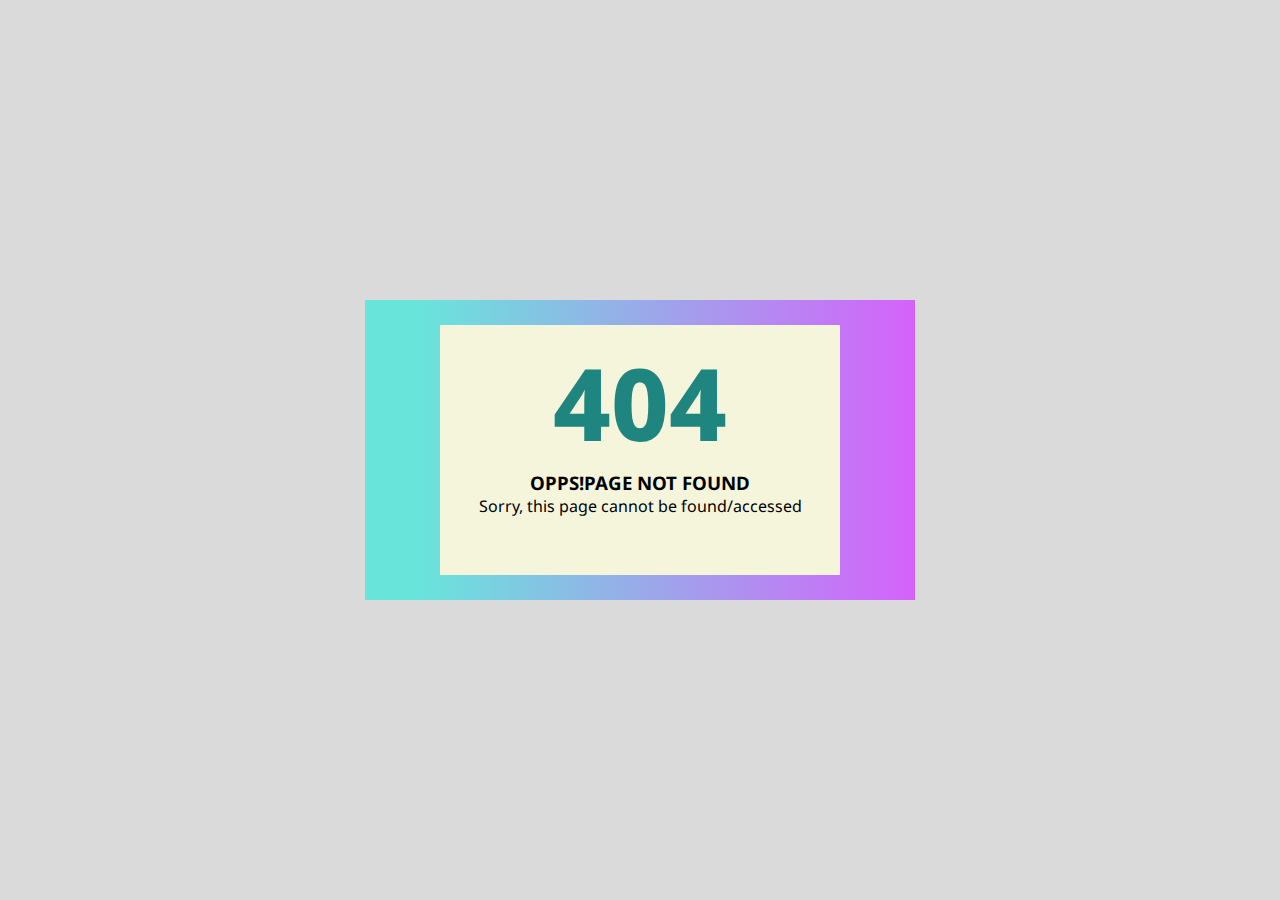
<file: pagErr/index.html>
<!DOCTYPE html>
<html lang="en">
<head>
    <meta charset="UTF-8">
    <meta http-equiv="X-UA-Compatible" content="IE=edge">
    <meta name="viewport" content="width=device-width, initial-scale=1.0">
    <link rel="stylesheet" href="style.css">
    <title>Document</title>
</head>
<body>
    <div class="main">
        <div class="container">
            <h1>404</h1>
            <h3>OPPS!PAGE NOT FOUND</h3>
                <div class="text">
                    <p class="p">Sorry, this page cannot be found/accessed</p>
                </div>
        </div>
    </div>
</body>
</html>
</file>
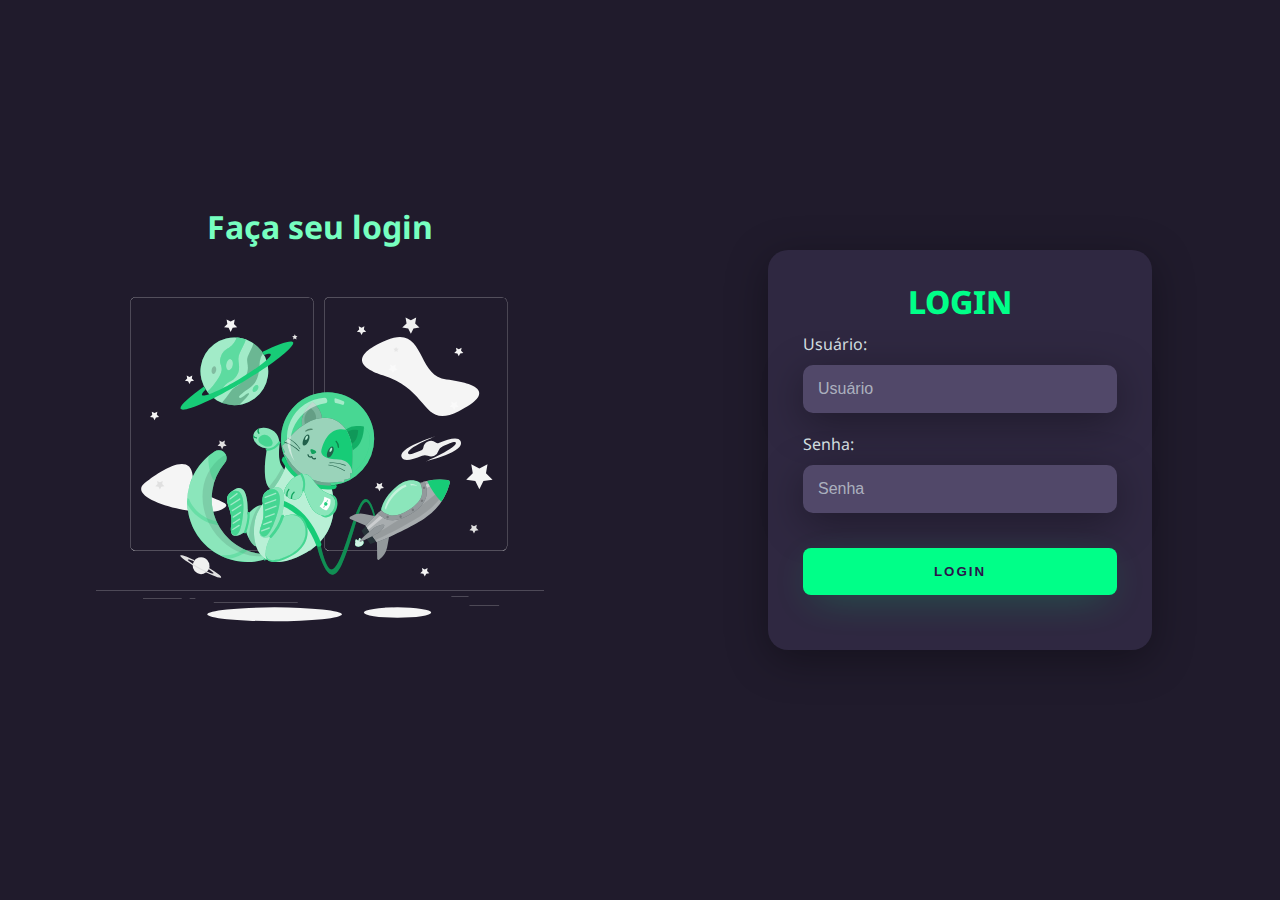
<file: teladelogin_tema_dark/index.html>
<!DOCTYPE html>
<html lang="en">
<head>
    <meta charset="UTF-8">
    <meta http-equiv="X-UA-Compatible" content="IE=edge">
    <meta name="viewport" content="width=device-width, initial-scale=1.0">
    <link rel="stylesheet" href="style.css">
    <title>Tela de login</title>
</head>
<body>
    <div class="main-login">
        <div class="left-login">
            <h1>Faça seu login</h1>
            <img src="/svg/cat-astronaut-animate.svg" class="left-img" alt="gato astronauta">
        </div>
        <div class="right-login">
            <div class="card-login">
                <h1>LOGIN</h1>
                <div class="textfild">
                    <label for="usuario">Usuário:</label>
                <input type="text" name="usuario" placeholder="Usuário">
                </div>
                <div class="textfild">
                    <label for="senha">Senha:</label>
                <input type="password" name="senha" placeholder="Senha">
                </div>
                <button class="btn">login</button>
            </div>
        </div>
    </div>
</body>
</html>
</file>
<file: pagErr/style.css>
@import url('https://fonts.googleapis.com/css2?family=Lato:wght@400;700&family=Noto+Sans:wght@400;700&display=swap');
*{
    padding: 0;
    margin: 0;
    box-sizing: border-box;
}
body{
    display: flex;
    align-items: center;
    justify-content: center;
    width: 100vw;
    height: 100vh;
    background-color: rgb(218, 218, 218);
    font-family: 'Lato', sans-serif;
font-family: 'Noto Sans', sans-serif;
}
.main{
    width: 550px;
    height: 300px;
    background: rgb(105,228,219);
    background: linear-gradient(90deg, rgba(105,228,219,1) 10%, rgba(213,98,251,1) 100%);
    display: flex;
    align-items: center;
    justify-content: center;
}
.container{
    background-color: beige;
    width: 400px;
    height: 250px;
    display: flex;
    align-items: center;
    justify-content: center;
    flex-direction: column;
}
h1{
    color: rgb(31, 134, 127);
    margin-top: -100px;
    font-size: 100px;
    font-weight: 800;
    display: flex;
}
.text{
    margin-bottom: -50px;
}
</file>
<file: teladelogin_tema_dark/style.css>
@import url('https://fonts.googleapis.com/css2?family=Noto+Sans:wght@400;700&display=swap');
*{
    margin: 0;
    padding: 0;
    box-sizing: border-box;
}
body{
    font-family: 'Noto Sans', sans-serif;
}

.main-login{
    width: 100vw;
    height: 100vh;
    background: #201b2c;
    display: flex;
    justify-content: center;
    align-items: center;
}

.left-login{
    width: 50vw;
    height: 100vh;
    display: flex;
    justify-content: center;
    align-items: center;
    flex-direction: column;

}

.left-login h1{
    color: #77ffc0;
}

.left-img{
    width: 35vw;
}

.right-login{
    width: 50vw;
    height: 100vh;
    display: flex;
    justify-content: center;
    align-items: center;
}

.card-login{
    width: 60%;
    display: flex;
    justify-content: center;
    align-items: center;
    flex-direction: column;
    padding: 30px 35px;
    background: #2f2841;
    border-radius: 20px;
    box-shadow: 0px 10px 40px #00000056;
}

.card-login h1{
    color: #00ff88;
    font-weight: 800;
    margin: 0;
}

.textfild{
    width: 100%;
    display: flex;
    flex-direction: column;
    align-items: flex-start;
    justify-content: center;
    margin: 10px 0;
}

.textfild input{
    width: 100%;
    border: none;
    border-radius: 10px;
    padding: 15px;
    background: #514869;
    color: #f0ffffde;
    font-size: 12pt;
    box-shadow: 0px 10px 40px #00000056;
    outline: none;
    box-sizing: border-box;
}

.textfild label{
    color: #f0ffffde;
    margin-bottom: 10px;
}

.textfild input::placeholder{
    color: #f0ffff94;
}

.btn{
    width: 100%;
    padding: 16px 8px;
    margin: 25px;
    border: none;
    border-radius: 8px;
    outline: none;
    text-transform: uppercase;
    font-weight: 800;
    letter-spacing: 2px;
    color: #2b134b;
    background: #00ff88;
    cursor: pointer;
    box-shadow: 0px 10px 40px -12px #00ff8052;
}
</file>
